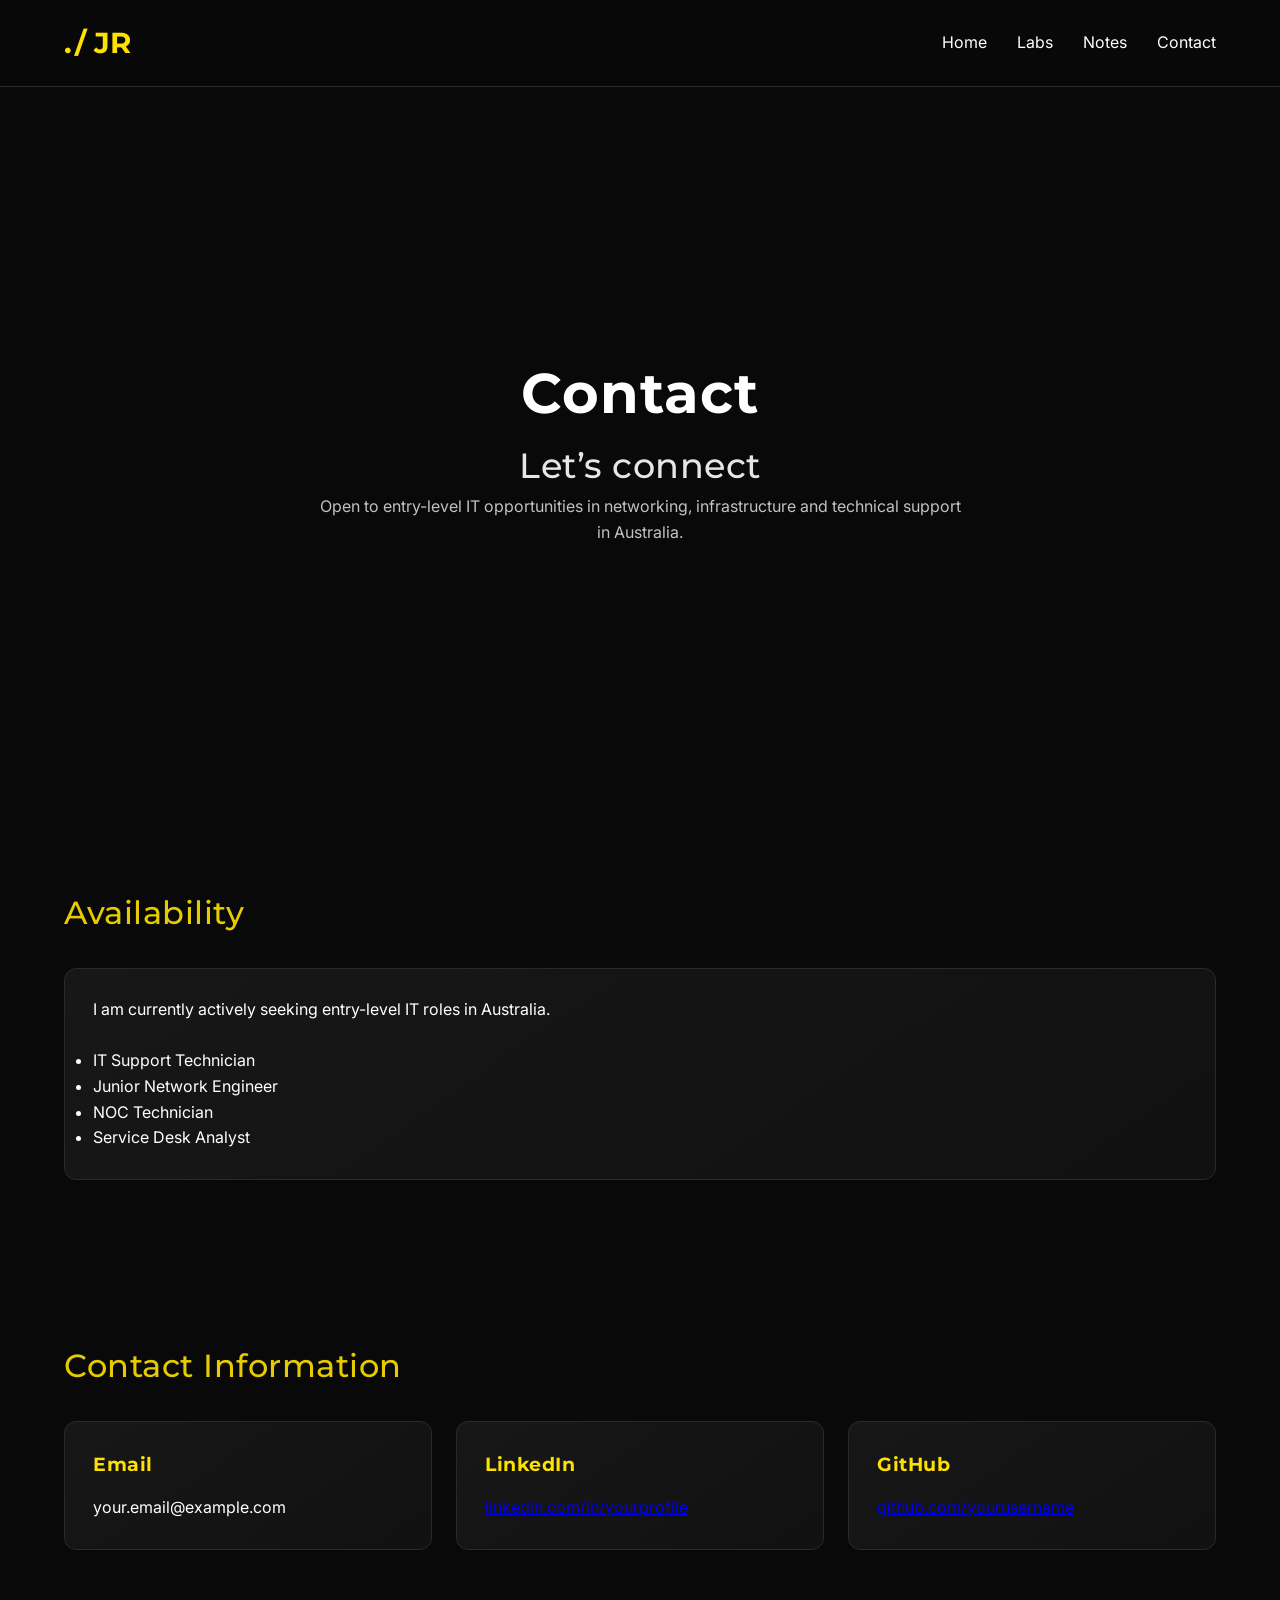
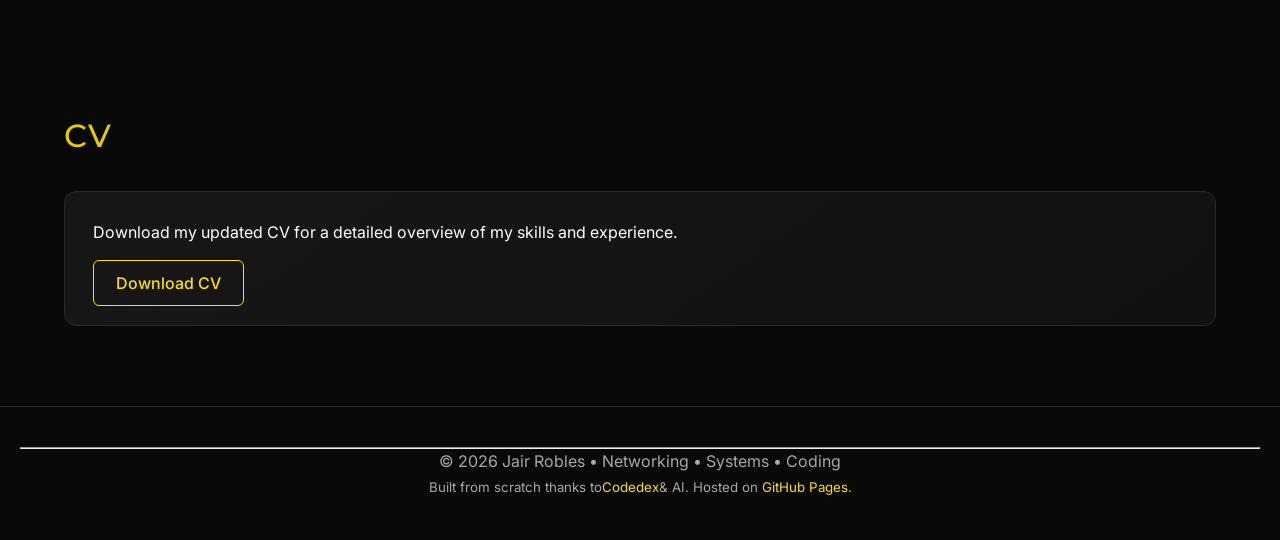
<file: contact copy.html>
<!DOCTYPE html>
<html lang="en">

<head>

    <meta charset="UTF-8">
    <meta name="viewport" content="width=device-width, initial-scale=1.0">

    <title>
        Contact | Jair Robles
    </title>

    <link rel="stylesheet" href="css/style.css">

</head>

<body>

    <!-- NAVBAR -->

    <nav class="navbar">

        <div class="logo">
           ./ JR
        </div>

        <ul class="nav-links">
            <li><a href="index.html">Home</a></li>
            <li><a href="labs.html">Labs</a></li>
            <li><a href="notes.html">Notes</a></li>
            <li><a href="contact.html">Contact</a></li>
        </ul>

    </nav>

    <!-- HERO -->

    <header class="hero">

        <h1>
            Contact
        </h1>

        <h2>
            Let’s connect
        </h2>

        <p>
            Open to entry-level IT opportunities in networking, infrastructure and technical support in Australia.
        </p>

    </header>

    <!-- AVAILABILITY -->

    <section class="container hidden">

        <h2 class="section-title">
            Availability
        </h2>

        <div class="card">

            <p>
                I am currently actively seeking entry-level IT roles in Australia.
            </p>

            <br>

            <ul>
                <li>IT Support Technician</li>
                <li>Junior Network Engineer</li>
                <li>NOC Technician</li>
                <li>Service Desk Analyst</li>
            </ul>

        </div>

    </section>

    <!-- CONTACT INFO -->

    <section class="container hidden">

        <h2 class="section-title">
            Contact Information
        </h2>

        <div class="grid">

            <div class="card">

                <h3>Email</h3>
                <p>your.email@example.com</p>

            </div>

            <div class="card">

                <h3>LinkedIn</h3>
                <p>
                    <a href="https://linkedin.com" target="_blank">
                        linkedin.com/in/yourprofile
                    </a>
                </p>

            </div>

            <div class="card">

                <h3>GitHub</h3>
                <p>
                    <a href="https://github.com" target="_blank">
                        github.com/yourusername
                    </a>
                </p>

            </div>

        </div>

    </section>

    <!-- CV SECTION -->

    <section class="container hidden">

        <h2 class="section-title">
            CV
        </h2>

        <div class="card">

            <p>
                Download my updated CV for a detailed overview of my skills and experience.
            </p>

            <br>

            <a href="files/CV.pdf" class="btn">
                Download CV
            </a>

        </div>

    </section>

    <!-- FOOTER -->

<footer>
    <hr>
    <p>© 2026 Jair Robles • Networking • Systems • Coding</p>
    <p><small>Built from scratch thanks to<a href="https://www.codedex.io/jair-robles" class="my-link" target="_blank">Codedex</a>& AI. Hosted on <a href="https://www.github.com/Pollux1989" class="my-link" target="_blank">GitHub Pages.</a></small></p>
</footer>

    <script src="js/main.js"></script>

</body>

</html>
</file>
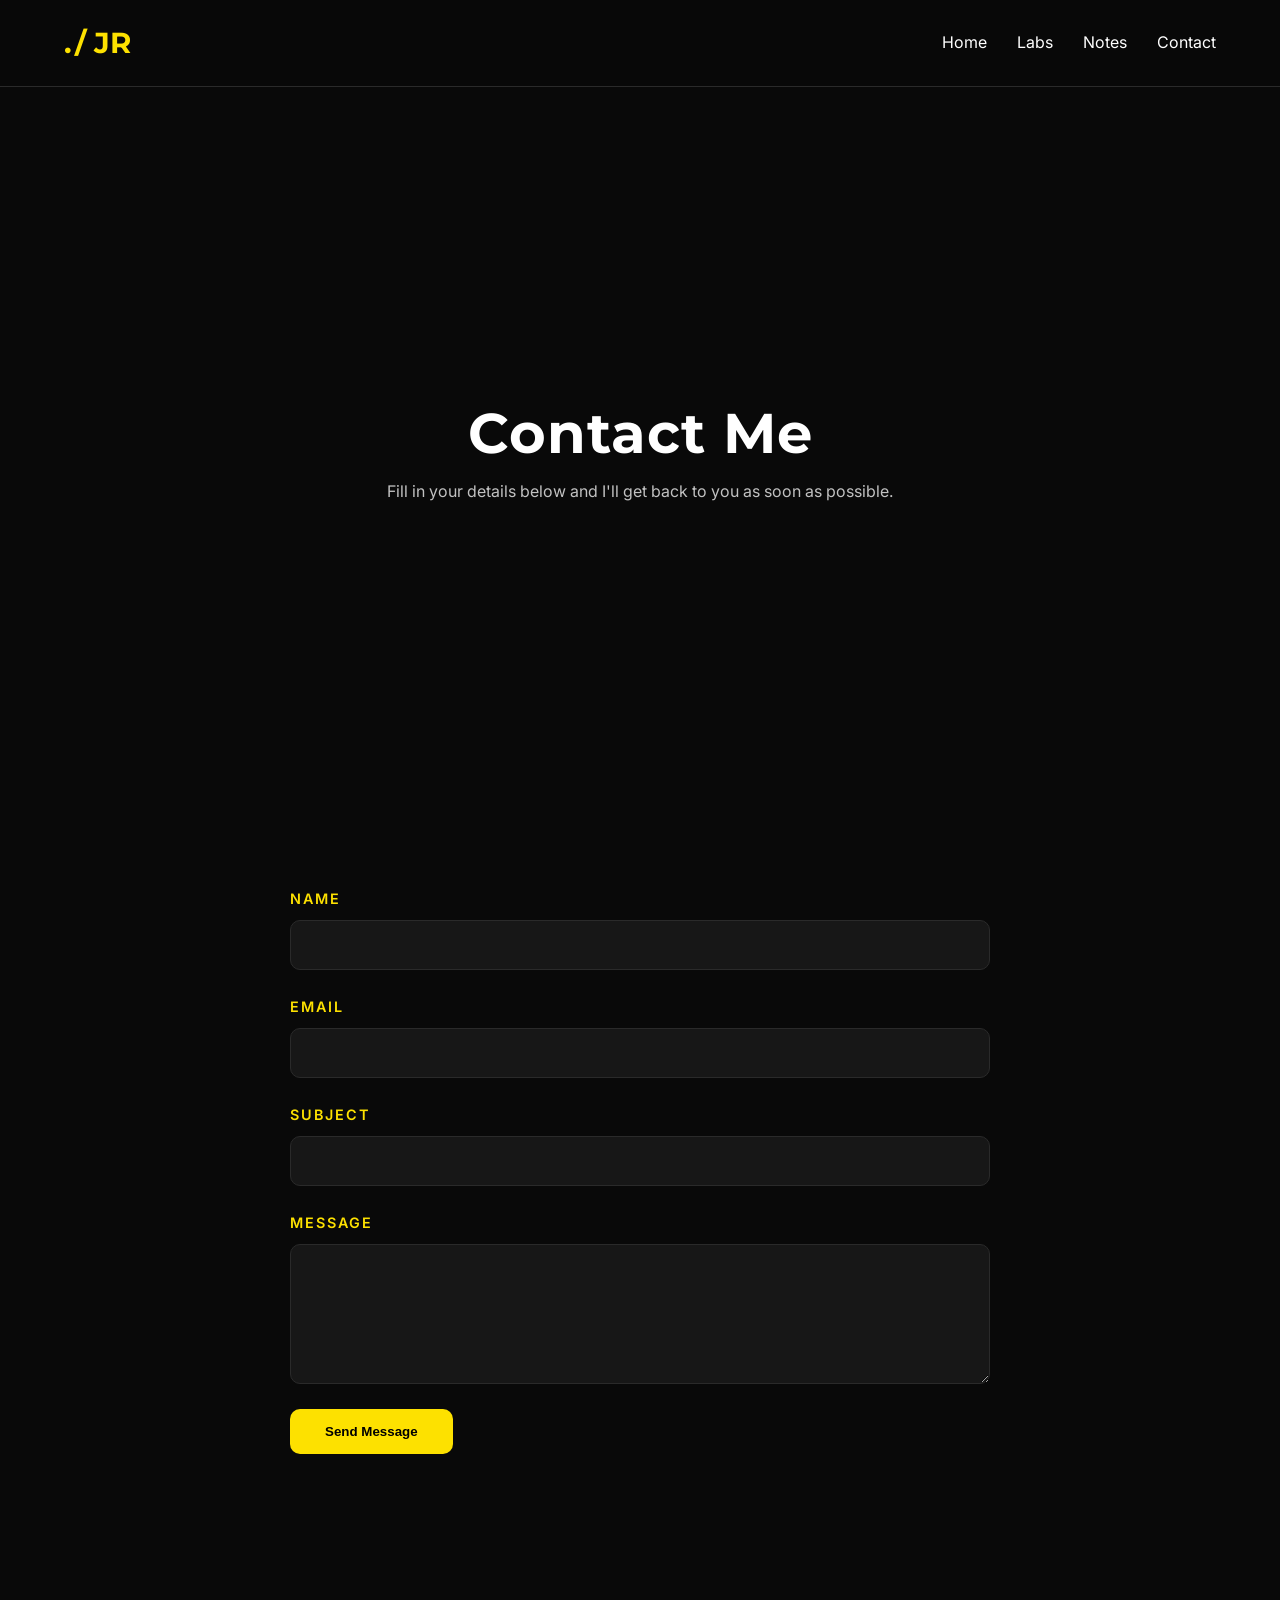
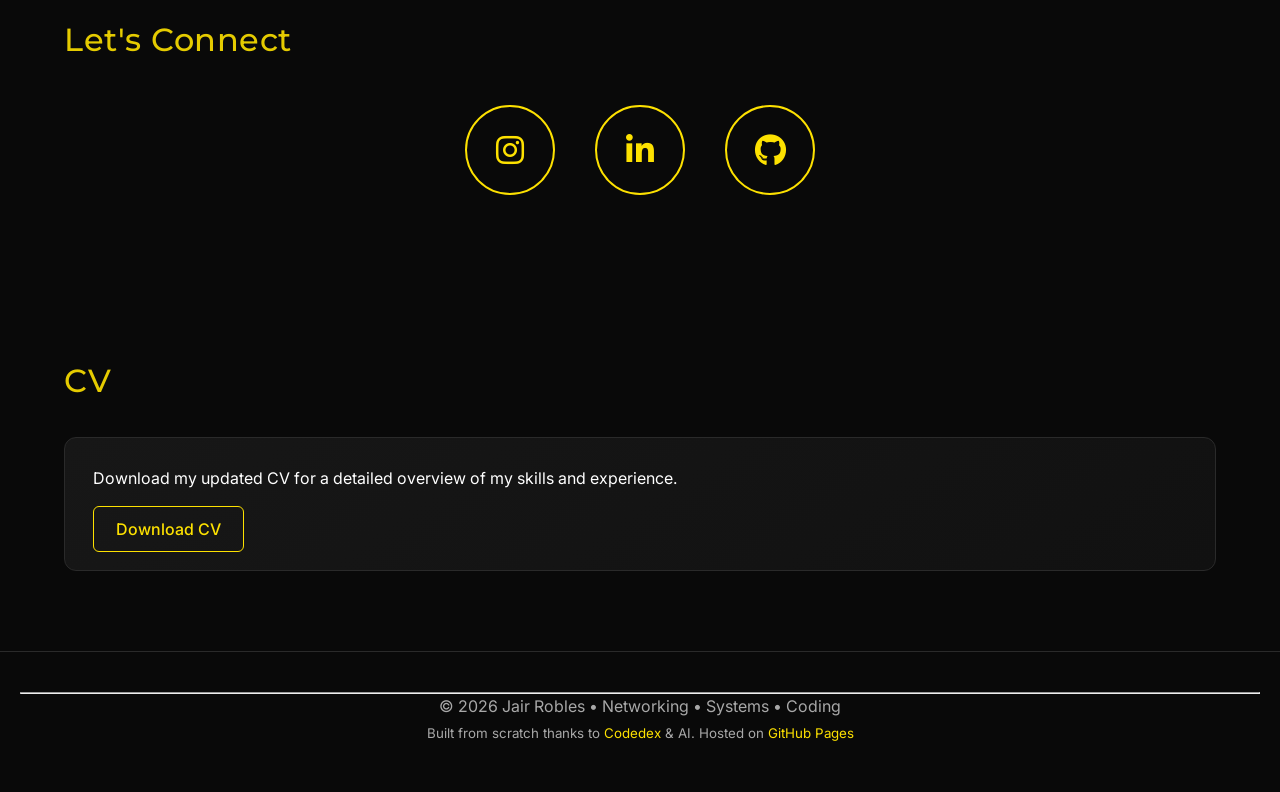
<file: contact.html>
<!DOCTYPE html>
<html lang="en">

<head>

    <meta charset="UTF-8">
    <meta name="viewport" content="width=device-width, initial-scale=1.0">
    <link rel="stylesheet"href="https://cdnjs.cloudflare.com/ajax/libs/font-awesome/6.7.2/css/all.min.css">
    <link rel="icon" type="image/png" sizes="32x32" href="images/favicon.png">
    <link rel="apple-touch-icon" sizes="180x180" href="img/apple-touch-icon.png">
    <title>
        Contact | Jair Robles
    </title>

    <link rel="stylesheet" href="css/style.css">

</head>

<body>

    <!-- NAVBAR -->

    <nav class="navbar">

        <div class="logo">
           ./ JR
        </div>

        <ul class="nav-links">
            <li><a href="index.html">Home</a></li>
            <li><a href="labs.html">Labs</a></li>
            <li><a href="notes.html">Notes</a></li>
            <li><a href="contact.html">Contact</a></li>
        </ul>

    </nav>

    <!-- HERO -->

    <!-- Contact -->
<header class="hero">

    <h1>Contact Me</h1>

    <p>
        Fill in your details below and I'll get back to you as soon as possible.
    </p>

</header>

<section class="section">

    <div class="contact-container">

<form action="https://formspree.io/f/mrewzkno" method="POST">

    <div class="form-group">
        <label>NAME</label>
        <input type="text" name="name" required>
    </div>

    <div class="form-group">
        <label>EMAIL</label>
        <input type="email" name="email" required>
    </div>

    <div class="form-group">
        <label>SUBJECT</label>
        <input type="text" name="subject" required>
    </div>

    <div class="form-group">
        <label>MESSAGE</label>
        <textarea name="message" rows="6" required></textarea>
    </div>

    <!-- Formspree config -->
    <input type="hidden" name="_subject" value="Portfolio Contact Form">

    <input type="hidden"
           name="_redirect"
           value="https://pollux1989.github.io/J-Robles/thanks.html">

    <button type="submit" class="send-btn">
        Send Message
    </button>
    
    <script>
document.querySelector("form").addEventListener("submit", function () {
    setTimeout(function () {
        window.location.href = "thanks.html";
    }, 800);
});
</script>

</form>

    </div>

</section>

    <!-- let's Conect -->

<section class="container hidden">

    <h2 class="section-title">
        Let's Connect
    </h2>

    <div class="social-links">

        <a href="https://instagram.com/jrobles19"
           target="_blank"
           class="social-circle"
           aria-label="Instagram">

            <i class="fa-brands fa-instagram"></i>

        </a>

        <a href="https://linkedin.com/in/jair-r-2895163b5/"
           target="_blank"
           class="social-circle"
           aria-label="LinkedIn">

            <i class="fa-brands fa-linkedin-in"></i>

        </a>

        <a href="https://github.com/Pollux1989"
           target="_blank"
           class="social-circle"
           aria-label="GitHub">

            <i class="fa-brands fa-github"></i>

        </a>

    </div>

</section>

    <!-- CV SECTION -->

    <section class="container hidden">

        <h2 class="section-title">
            CV
        </h2>

        <div class="card">

            <p>
                Download my updated CV for a detailed overview of my skills and experience.
            </p>

            <br>

            <a href="files/CV.pdf" class="btn">
                Download CV
            </a>

        </div>

    </section>

    <!-- FOOTER -->

    <footer>

        <hr>

        <p>
            © 2026 Jair Robles • Networking • Systems • Coding
        </p>

        <p>
            <small>
                Built from scratch thanks to
                <a href="https://www.codedex.io"
                   class="my-link"
                   target="_blank">
                    Codedex
                </a>
                & AI.
                Hosted on
                <a href="https://github.com/Pollux1989"
                   class="my-link"
                   target="_blank">
                    GitHub Pages
                </a>
            </small>
        </p>

    </footer>

    <script src="js/main.js"></script>
    
</body>

</html>
</file>
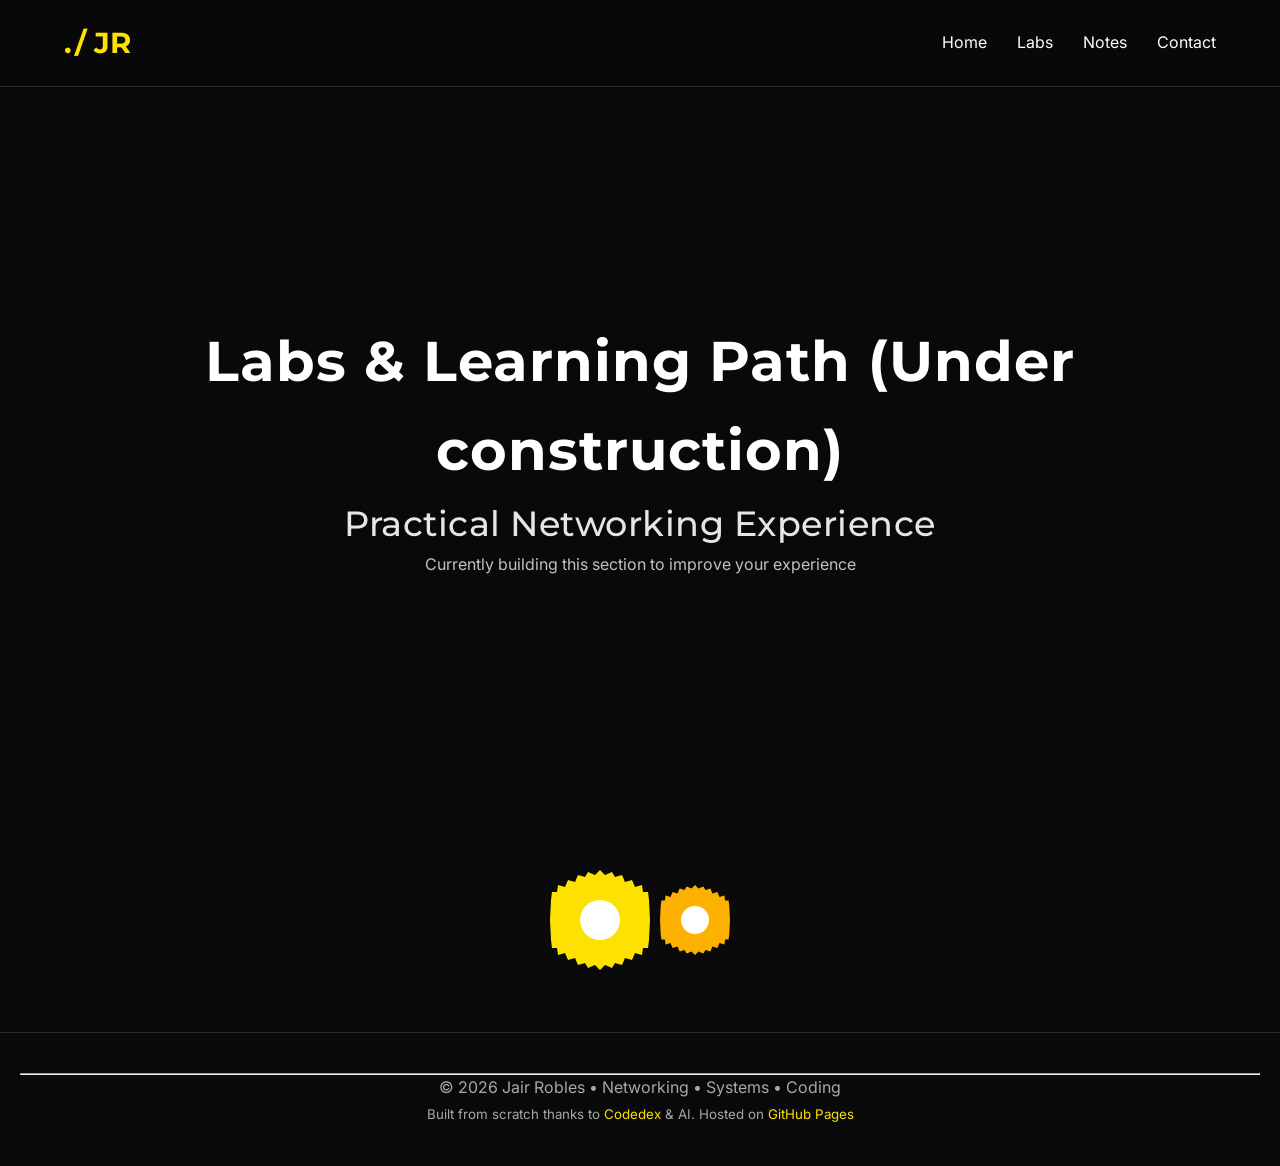
<file: labs.html>
<!DOCTYPE html>
<html lang="en">

<head>

    <meta charset="UTF-8">
    <meta name="viewport" content="width=device-width, initial-scale=1.0">

    <title>Labs | Jair Robles</title>

    <link rel="stylesheet" href="css/style.css">
    <link rel="icon" type="image/png" sizes="32x32" href="images/favicon.png">
    <link rel="apple-touch-icon" sizes="180x180" href="img/apple-touch-icon.png">
    <link rel="stylesheet"
          href="https://cdnjs.cloudflare.com/ajax/libs/font-awesome/6.7.2/css/all.min.css">

</head>

<body>

    <!-- NAVBAR -->

    <nav class="navbar">

        <div class="logo">
            ./ JR
        </div>

        <ul class="nav-links">
            <li><a href="index.html">Home</a></li>
            <li><a href="labs.html">Labs</a></li>
            <li><a href="notes.html">Notes</a></li>
            <li><a href="contact.html">Contact</a></li>
        </ul>

    </nav>

    <!-- HERO -->

    <header class="hero">

        <h1>Labs & Learning Path (Under construction) </h1>

        <h2>Practical Networking Experience</h2>

        <p>
        Currently building this section to improve your experience
        </p>

    </header>

<div class="engranes-container">
  <svg class="engrane-grande" xmlns="http://www.w3.org/2000/svg" viewBox="0 0 100 100">
    <path d="M50 0 L55 5 L62 2 L65 7 L72 5 L75 12 L82 10 L85 17 L92 15 L93 22 L98 22 L99 30 L100 50 L99 70 L98 78 L93 78 L92 85 L85 83 L82 90 L75 88 L72 95 L65 93 L62 98 L55 95 L50 100 L45 95 L38 98 L35 93 L28 95 L25 88 L18 90 L15 83 L8 85 L7 78 L2 78 L1 70 L0 50 L1 30 L2 22 L7 22 L8 15 L15 17 L18 10 L25 12 L28 5 L35 7 L38 2 L45 5 Z" fill="#FDE100" />
    <circle cx="50" cy="50" r="20" fill="#ffffff"/>
  </svg>
  
  <svg class="engrane-chico" xmlns="http://www.w3.org/2000/svg" viewBox="0 0 100 100">
    <path d="M50 0 L55 5 L62 2 L65 7 L72 5 L75 12 L82 10 L85 17 L92 15 L93 22 L98 22 L99 30 L100 50 L99 70 L98 78 L93 78 L92 85 L85 83 L82 90 L75 88 L72 95 L65 93 L62 98 L55 95 L50 100 L45 95 L38 98 L35 93 L28 95 L25 88 L18 90 L15 83 L8 85 L7 78 L2 78 L1 70 L0 50 L1 30 L2 22 L7 22 L8 15 L15 17 L18 10 L25 12 L28 5 L35 7 L38 2 L45 5 Z" fill="#FDB100" />
    <circle cx="50" cy="50" r="20" fill="#ffffff"/>
  </svg>
</div>

<style>
  .engranes-container {
    display: flex;
    justify-content: center;
    align-items: center;
    gap: 10px;
    height: 25vh;
    background-color: #0a0a0a;
  }

  .engrane-grande {
    width: 100px;
    animation: girarDerecha 6s linear infinite;
  }

  .engrane-chico {
    width: 70px;
    animation: girarIzquierda 4s linear infinite;
    transform-origin: 50% 50%;
  }

  @keyframes girarDerecha {
    100% { transform: rotate(360deg); }
  }

  @keyframes girarIzquierda {
    100% { transform: rotate(-360deg); }
  }
</style>

    <!-- LABS 

    <section class="container hidden">

        <h2 class="section-title">
            Labs & Projects
        </h2>

        <div class="carousel-container">

            <button class="carousel-arrow left">
                &#10094;
            </button>

            <div class="carousel-track">

<div class="lab-card"
     data-image="images/tcpip-lab.png"
     data-title="TCP/IP Communication"
     data-tools="Cisco Packet Tracer, ICMP, IPv4"
     data-skills="Ping Testing, Connectivity Troubleshooting"
     data-date="June 2026">

    <h3>TCP/IP Communication</h3>

    <p>
        Connectivity testing using ICMP and troubleshooting tools.
    </p>

    <p class="lab-image-link">
        <i class="fa-solid fa-image"></i>
        View topology
    </p>

</div>

<div class="lab-card"
     data-image="images/tcpip-lab.png"
     data-title="TCP/IP Communication"
     data-tools="Cisco Packet Tracer, ICMP, IPv4"
     data-skills="Ping Testing, Connectivity Troubleshooting"
     data-date="June 2026">

    <h3>TCP/IP Communication</h3>

    <p>
        Connectivity testing using ICMP and troubleshooting tools.
    </p>

    <p class="lab-image-link">
        <i class="fa-solid fa-image"></i>
        View topology
    </p>

</div>

<div class="lab-card"
     data-image="images/tcpip-lab.png"
     data-title="TCP/IP Communication"
     data-tools="Cisco Packet Tracer, ICMP, IPv4"
     data-skills="Ping Testing, Connectivity Troubleshooting"
     data-date="June 2026">

    <h3>TCP/IP Communication</h3>

    <p>
        Connectivity testing using ICMP and troubleshooting tools.
    </p>

    <p class="lab-image-link">
        <i class="fa-solid fa-image"></i>
        View topology
    </p>

</div>

<div class="lab-card"
     data-image="images/tcpip-lab.png"
     data-title="TCP/IP Communication"
     data-tools="Cisco Packet Tracer, ICMP, IPv4"
     data-skills="Ping Testing, Connectivity Troubleshooting"
     data-date="June 2026">

    <h3>TCP/IP Communication</h3>

    <p>
        Connectivity testing using ICMP and troubleshooting tools.
    </p>

    <p class="lab-image-link">
        <i class="fa-solid fa-image"></i>
        View topology
    </p>

</div>

<div class="lab-card"
     data-image="images/tcpip-lab.png"
     data-title="TCP/IP Communication"
     data-tools="Cisco Packet Tracer, ICMP, IPv4"
     data-skills="Ping Testing, Connectivity Troubleshooting"
     data-date="June 2026">

    <h3>TCP/IP Communication</h3>

    <p>
        Connectivity testing using ICMP and troubleshooting tools.
    </p>

    <p class="lab-image-link">
        <i class="fa-solid fa-image"></i>
        View topology
    </p>

</div>

            <button class="carousel-arrow right">
                &#10095;
            </button>

        </div>

    </section>





    <!-- IMAGE MODAL -->

<div id="imageModal" class="modal">

    <div class="modal-card">

        <span class="modal-close">
            &times;
        </span>

        <h2 id="modalTitle"></h2>

        <img
            id="modalImage"
            class="modal-image"
            alt="Lab Screenshot">

        <div class="modal-details">

            <p>
                <strong>Tools:</strong>
                <span id="modalTools"></span>
            </p>

            <p>
                <strong>Skills:</strong>
                <span id="modalSkills"></span>
            </p>

            <p>
                <strong>Date:</strong>
                <span id="modalDate"></span>
            </p>

        </div>

    </div>

</div>

    <!-- FOOTER -->

    <footer>

        <hr>

        <p>
            © 2026 Jair Robles • Networking • Systems • Coding
        </p>

        <p>
            <small>
                Built from scratch thanks to
                <a href="https://www.codedex.io"
                   class="my-link"
                   target="_blank">
                    Codedex
                </a>
                & AI.
                Hosted on
                <a href="https://github.com/Pollux1989"
                   class="my-link"
                   target="_blank">
                    GitHub Pages
                </a>
            </small>
        </p>

    </footer>

    <script src="js/main.js"></script>

</body>

</html>
</file>
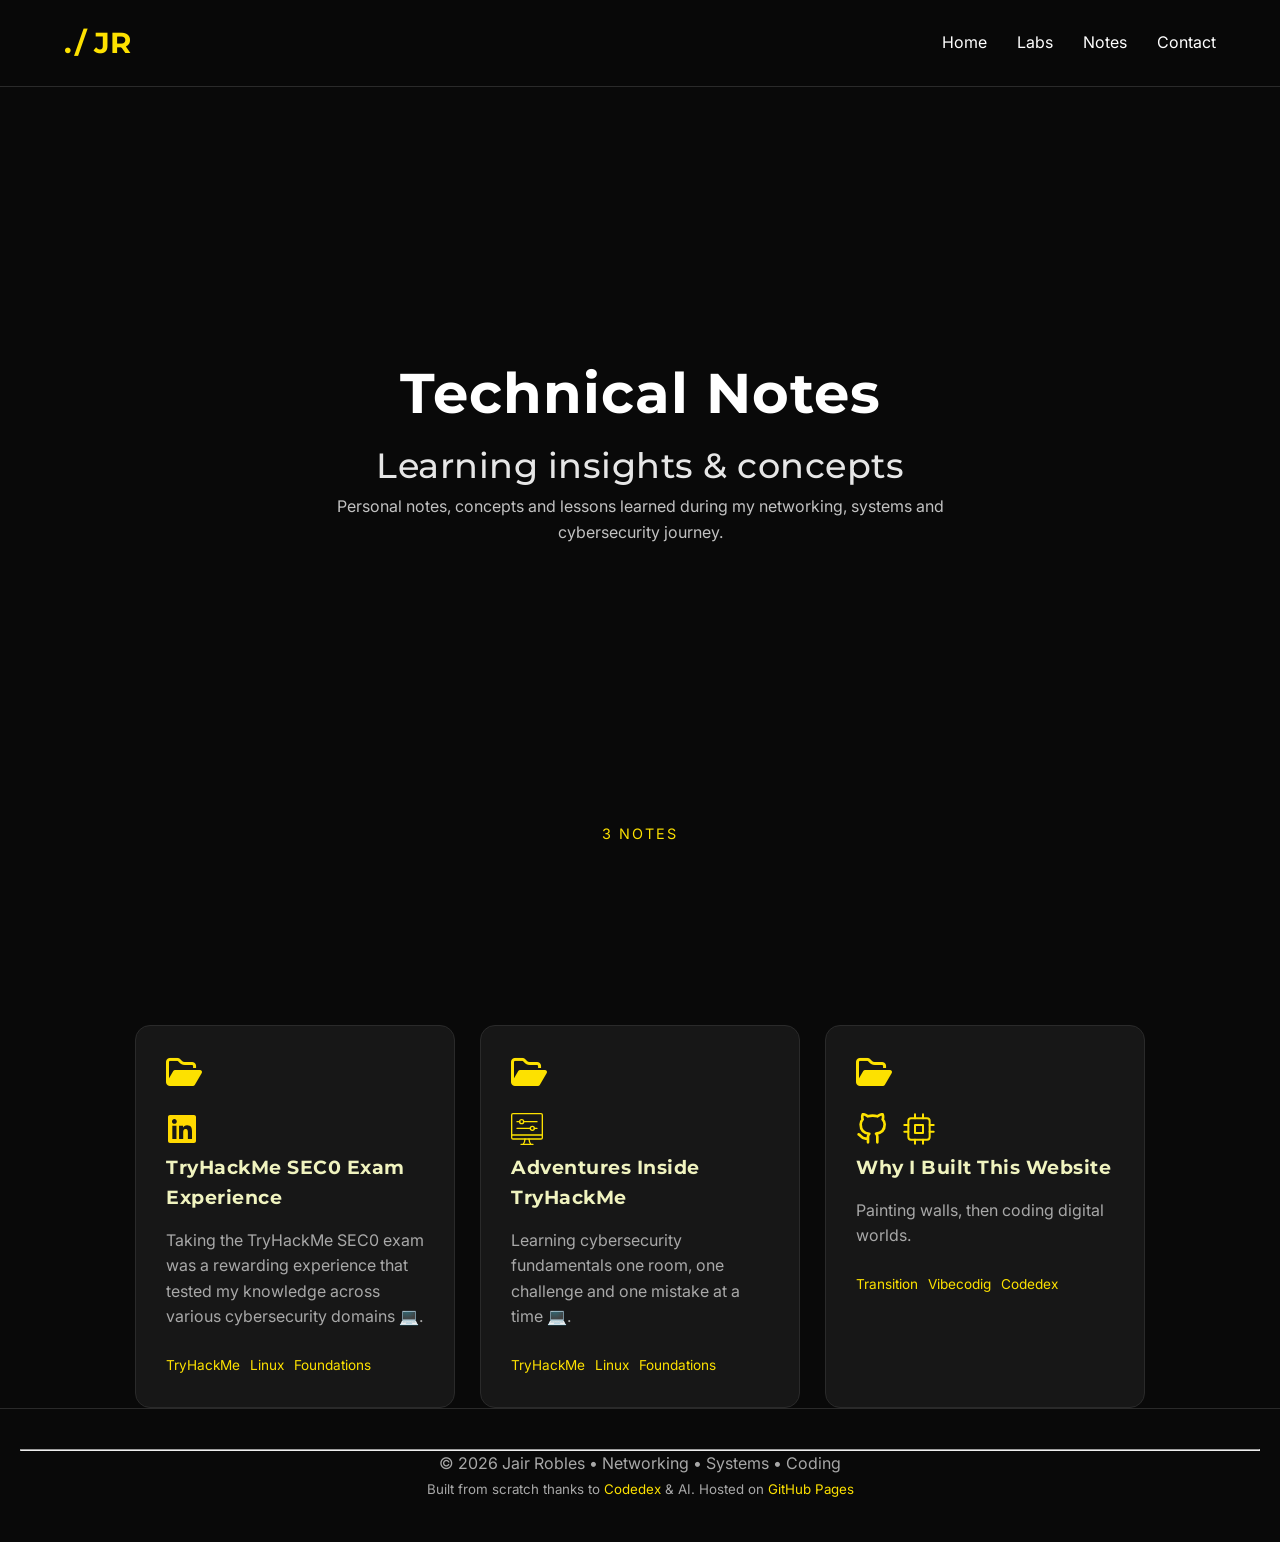
<file: notes.html>
<!DOCTYPE html>
<html lang="en">

<head>
    <meta charset="UTF-8">
    <meta name="viewport" content="width=device-width, initial-scale=1.0">
    <link rel="stylesheet"
href="https://cdnjs.cloudflare.com/ajax/libs/font-awesome/6.7.2/css/all.min.css">
    <link rel="icon" type="image/png" sizes="32x32" href="images/favicon.png">
    <link rel="apple-touch-icon" sizes="180x180" href="img/apple-touch-icon.png">
    <title>
        Notes | Jair Robles
    </title>

    <link rel="stylesheet" href="css/style.css">

</head>

<body>

    <!-- NAVBAR -->

    <nav class="navbar">

        <div class="logo">
            ./ JR
        </div>

        <ul class="nav-links">
            <li><a href="index.html">Home</a></li>
            <li><a href="labs.html">Labs</a></li>
            <li><a href="notes.html">Notes</a></li>
            <li><a href="contact.html">Contact</a></li>
        </ul>

    </nav>

    <!-- HERO -->

    <header class="hero">

        <h1>
            Technical Notes
        </h1>

        <h2>
            Learning insights & concepts
        </h2>

        <p>
        Personal notes, concepts and lessons learned
        during my networking, systems and cybersecurity journey.
        </p>

    </header>

    <!-- CATEGORIES 

    <section class="container hidden">

        <h2 class="section-title">
            Categories
        </h2>

        <div class="grid">

            <div class="card">
                <h3>Networking</h3>
                <p>TCP/IP, Routing, Switching, VLANs</p>
            </div>

            <div class="card">
                <h3>Systems</h3>
                <p>Linux, Windows Server</p>
            </div>

            <div class="card">
                <h3>Services</h3>
                <p>DNS, DHCP, VPN</p>
            </div>

            <div class="card">
                <h3>Security</h3>
                <p>Basic cybersecurity concepts</p>
            </div>

        </div>

    </section>
-->

    <!-- NOTES -->



<div class="notes-stats">
    <span>3 Notes</span>
</div>

<section class="notes-section hidden"></section>
    <div class="notes-grid">

                <!-- NOTE -->

<article class="note-card"
    data-title=" TryHackMe SEC0 Exam"

    data-content="

    <code> by Jair Robles </code>
On July 11, 2026, I took the TryHackMe SEC0 certification exam. The exam consists of six sections, with 45 minutes allotted for each, and a total of 10 questions per section. Overall,
I found the exam highly intuitive and absolutely perfect for anyone currently in the initial stages of entering the IT and cybersecurity field.
I am pleased to share that my strongest areas were Network Fundamentals, Operating Systems, Software Basics, and How the Web Works, where I achieved a 90% score. 
My prior experience in other environments definitely came in handy, making it much easier to tackle several questions related to programming languages like Python and JavaScript.
On the other hand, my scores for Attacks & Defense and Computer Fundamentals hovered around 60%.
I view this as a fantastic opportunity to focus, improve, and dive deeper into these specific areas.

This is just the beginning, and I will keep working hard every day to level up my skills!


">
    <div class="note-top">
        <i class="fa-regular fa-folder-open folder-icon"></i>
        
    </div>

    <div class="project-links"> 
        
<a 
    href="https://www.linkedin.com/posts/ugcPost-7481511903903522817-Cthb/?utm_source=share&utm_medium=member_desktop&rcm=ACoAAGVYhwkBholNNjH9weg42m8rv9lpqRisAoI" 
    aria-label="LinkedIn" 
    class="external" 
    target="_blank" 
    rel="noopener noreferrer"
    >
<svg xmlns="http://www.w3.org/2000/svg" viewBox="0 0 448 512">
    <!--!Font Awesome Free 6.5.1 by @fontawesome - https://fontawesome.com License - https://fontawesome.com/license/free Copyright 2024 Fonticons, Inc.-->
<path d="M416 32H31.9C14.3 32 0 46.5 0 64.3v383.4C0 465.5 14.3 480 31.9 480H416c17.6 0 32-14.5 32-32.3V64.3c0-17.8-14.4-32.3-32-32.3zM135.4 416H69V202.2h66.5V416zm-33.2-243c-21.3 0-38.5-17.3-38.5-38.5S80.9 96 102.2 96c21.2 0 38.5 17.3 38.5 38.5 0 21.3-17.2 38.5-38.5 38.5zm282.1 243h-66.4V312c0-24.8-.5-56.7-34.5-56.7-34.6 0-39.9 27-39.9 54.9V416h-66.4V202.2h63.7v29.2h.9c8.9-16.8 30.6-34.5 62.9-34.5 67.2 0 79.7 44.3 79.7 101.9V416z" fill="#ffd900">
</path>
</svg>

</a>
</div>

    <h3>TryHackMe SEC0 Exam Experience</h3>

    <p>
        Taking the TryHackMe SEC0 exam was a rewarding experience that tested my knowledge across various cybersecurity domains 💻.
    </p>

    <ul class="note-tags">
        <li>TryHackMe</li>
        <li>Linux</li>
        <li>Foundations</li>
    </ul>

</article>
        
        <!-- NOTE -->

<article class="note-card"
    data-title=" Learning Cybersecurity One Room at a Time"

    data-content="

    <code> by Jair Robles </code>
Getting started in the world of networking and cybersecurity often feels like entering a jungle filled with endless information,
countless certifications, YouTube gurus, and enough learning paths to keep you busy for the next twenty years. 
The difficult part is not finding information it is filtering it wisely and choosing what actually matches your learning style.

Somewhere along that journey, I discovered both TryHackMe and Hack The Box.

After reading reviews, watching content creators, and listening to people working in IT and cybersecurity, I decided to start with TryHackMe. 
The price, flexibility, and learning paths made perfect sense for someone like me. 
Their structured approach is especially friendly for beginners, or as I like to call myself, a proud cybersecurity noob.

One of the first lessons came before I even started hacking anything. Linux quickly became essential for many of the exercises, 
so I installed Kali Linux inside a VMware virtual machine on my Windows laptop. 
While this worked, my computer was not particularly happy about sharing its resources.

Eventually, I decided to dedicate an entire machine to Linux. Looking back, that was probably one of the best decisions I made. 
Simply setting up Kali Linux taught me valuable lessons about virtual machines, hardware resources, 
and system performance before I had even completed my first room.

Once I became comfortable with my Linux machine, I completed the Pre Security learning path. 
This pathway provides an excellent introduction to cybersecurity roles, web technologies, DNS, HTTP, operating systems, basic programming concepts, 
and even some Python, JavaScript, and databases (SQL).

Alongside the learning paths, TryHackMe offers various rooms and Capture The Flag challenges that can be filtered according to your skill level. 
Some rooms make you feel like a cybersecurity expert for about five minutes, while others remind you that Google, documentation, 
and patience are still your best friends.

For now, my next goal is to continue progressing through the learning paths and complete the Cyber Security 101 certification (SEC1). 
The certificate becomes available after finishing the entire path and passing the final exam.

Hopefully, by the time I reach that point, I will have learned a lot more than just finding flags.

Wish me luck.


">


    <div class="note-top">
        <i class="fa-regular fa-folder-open folder-icon"></i>
        
    </div>

    <div class="project-links"> 
        

  <a 
    href="https://tryhackme.com/hacktivities" 
    aria-label="External Link" 
    class="external" 
    target="_blank" 
    rel="noopener noreferrer"
  >
<svg xmlns="http://www.w3.org/2000/svg" viewBox="0 0 24 24" id="Settings-Slider-Desktop-Horizontal--Streamline-Ultimate" height="24" width="24">
  <desc>
    Settings Slider Desktop Horizontal Streamline Icon: https://streamlinehq.com
  </desc>
  <title>settings-slider-desktop-horizontal</title>
  <path d="M6.5 6.501a1.5 1.5 0 1 0 3 0 1.5 1.5 0 1 0 -3 0" fill="none" stroke="#FDE100" stroke-linecap="round" stroke-linejoin="round" stroke-width="1"></path>
  <path d="M14.5 11.501a1.5 1.5 0 1 0 3 0 1.5 1.5 0 1 0 -3 0" fill="none" stroke="#FDE100" stroke-linecap="round" stroke-linejoin="round" stroke-width="1"></path>
  <path d="m4.5 6.501 2 0" fill="none" stroke="#FDE100" stroke-linecap="round" stroke-linejoin="round" stroke-width="1"></path>
  <path d="m9.5 6.501 10 0" fill="none" stroke="#FDE100" stroke-linecap="round" stroke-linejoin="round" stroke-width="1"></path>
  <path d="M9.138 23.5a7.486 7.486 0 0 0 1.362 -4" fill="none" stroke="#FDE100" stroke-linecap="round" stroke-linejoin="round" stroke-width="1"></path>
  <path d="M14.862 23.5a7.486 7.486 0 0 1 -1.362 -4" fill="none" stroke="#FDE100" stroke-linecap="round" stroke-linejoin="round" stroke-width="1"></path>
  <path d="m7.5 23.501 9 0" fill="none" stroke="#FDE100" stroke-linecap="round" stroke-linejoin="round" stroke-width="1"></path>
  <path d="m0.5 16.501 23 0" fill="none" stroke="#FDE100" stroke-linecap="round" stroke-linejoin="round" stroke-width="1"></path>
  <path d="M1.5 0.501h21s1 0 1 1v17s0 1 -1 1h-21s-1 0 -1 -1v-17s0 -1 1 -1" fill="none" stroke="#FDE100" stroke-linecap="round" stroke-linejoin="round" stroke-width="1"></path>
  <path d="m14.5 11.501 -10 0" fill="none" stroke="#FDE100" stroke-linecap="round" stroke-linejoin="round" stroke-width="1"></path>
  <path d="m17.5 11.501 2 0" fill="none" stroke="#FDE100" stroke-linecap="round" stroke-linejoin="round" stroke-width="1"></path>
</svg>
  </a>
</div>

    <h3>Adventures Inside TryHackMe</h3>

    <p>
        Learning cybersecurity fundamentals one room, one challenge and one mistake at a time 💻.
    </p>

    <ul class="note-tags">
        <li>TryHackMe</li>
        <li>Linux</li>
        <li>Foundations</li>
    </ul>

</article>
    
        <!-- NOTE -->   

<article class="note-card"
    data-title=" And Why I’m Not Reinventing the Wheel"

    data-content="

    <code> by Jair Robles </code>
Before diving into the technical logs, I wanted to share the story behind this site. It’s actually my very first 'learning note'.

I’m not your typical full-time IT professional. During the day, I work as a painter and construction worker here in Australia.But in my spare time? 
I’m a self student of the digital world—diving deep into English, code, and cybersecurity.

For years, I’ve watched hundreds of videos on how to break into the tech industry. The advice is always the same: 'Build a website and show your talent.' 
My background? Over a decade ago, back in Colombia, I did some basic software testing, which was my first brush with the front end. But real coding?.
That’s something I started teaching myself only recently, right here in Australia.

The pace of technological advancement is overwhelming, yet it’s the most exciting thing I’ve ever experienced. 
Two years ago, I stumbled upon a course on Codedex. It was intuitive, fun, and exactly what I needed to get moving. 
With that foundation and the help of modern AI tools, I started building this space.

I’ve learned to treat AI prompts like LEGO bricks piecing them together, refining them, and molding them until they work. 
For a 37 year old construction worker, seeing a vision come to life on a screen is nothing short of beautiful. 
Sure, the AI doesn’t always get it right on the first try, maybe my prompting skills are a work in progress, 
haha, but I love the process of digging into the code, researching, and troubleshooting until it clicks.

I recently learned that this practice is called 'vibe coding'. Well, if I’m vibecoding, I’m okay with that!

I know this site isn't the most sophisticated piece of software. It lacks the complex frameworks, heavy optimizations,
and 'SEO first' strategies that the pros talk about in their Zoom calls and Slack channels. But that’s okay. 
I built this with love, one trial and-error session at a time.

Maybe in a few months, I’ll be the one in those virtual meetings, collaborating with a team to solve a real-world problem. 
Who knows? For now, I’ll keep using brushes, paint, and ladders to bring homes to life. 
But I’m looking forward to the day when I trade the ladder for a Linux terminal and the paint cans for Hex, RGB, and RGBA codes.

I’m just getting started. Thanks for being part of the journey.

">


    <div class="note-top">
        <i class="fa-regular fa-folder-open folder-icon"></i>
        
    </div>

    <div class="project-links"> 
        
  <a 
    href="https://github.com/Pollux1989/portal_core_v2" 
    aria-label="GitHub Link" 
    target="_blank" 
    rel="noopener noreferrer"
  >
    <svg xmlns="http://www.w3.org/2000/svg" role="img" viewBox="0 0 24 24" fill="none" stroke="currentColor" stroke-width="2" stroke-linecap="round" stroke-linejoin="round" class="feather feather-github">
      <title>GitHub</title>
      <path d="M9 19c-5 1.5-5-2.5-7-3m14 6v-3.87a3.37 3.37 0 0 0-.94-2.61c3.14-.35 6.44-1.54 6.44-7A5.44 5.44 0 0 0 20 4.77 5.07 5.07 0 0 0 19.91 1S18.73.65 16 2.48a13.38 13.38 0 0 0-7 0C6.27.65 5.09 1 5.09 1A5.07 5.07 0 0 0 5 4.77a5.44 5.44 0 0 0-1.5 3.78c0 5.42 3.3 6.61 6.44 7A3.37 3.37 0 0 0 9 18.13V22"></path>
    </svg>
  </a>

  <a 
    href="https://clutch.co/resources/vibe-coding-pros-cons" 
    aria-label="External Link" 
    class="external" 
    target="_blank" 
    rel="noopener noreferrer"
  >
<svg xmlns="http://www.w3.org/2000/svg" width="20" height="20" viewBox="0 0 24 24" fill="none" stroke="currentColor" stroke-width="1.5" stroke-linecap="round" stroke-linejoin="round">
    <rect x="4" y="4" width="16" height="16" rx="2" ry="2">

    </rect>
    <rect x="9" y="9" width="6" height="6">

    </rect><line x1="9" y1="1" x2="9" y2="4"></line><line x1="15" y1="1" x2="15" y2="4"></line><line x1="9" y1="20" x2="9" y2="23"></line><line x1="15" y1="20" x2="15" y2="23"></line><line x1="20" y1="9" x2="23" y2="9">

    </line><line x1="20" y1="14" x2="23" y2="14"></line><line x1="1" y1="9" x2="4" y2="9"></line><line x1="1" y1="14" x2="4" y2="14"></line>
</svg>
  </a>
</div>

    <h3>Why I Built This Website</h3>

    <p>
        Painting walls, then coding digital worlds.
    </p>

    <ul class="note-tags">
        <li>Transition</li>
        <li>Vibecodig</li>
        <li>Codedex</li>
    </ul>

</article>

        <!-- NOTE -->



    </div>

</section>


  <!-- NOTE MODAL -->

<div id="noteModal" class="note-modal">
    <div class="note-modal-content">
        <button class="note-close">&times;</button>
        <h2 id="noteTitle"></h2>
        <p id="noteText"></p>
    </div>
</div>


    <!-- FOOTER -->

    <footer>

        <hr>

        <p>
            © 2026 Jair Robles • Networking • Systems • Coding
        </p>

        <p>
            <small>
                Built from scratch thanks to
                <a href="https://www.codedex.io"
                   class="my-link"
                   target="_blank">
                    Codedex
                </a>
                & AI.
                Hosted on
                <a href="https://github.com/Pollux1989"
                   class="my-link"
                   target="_blank">
                    GitHub Pages
                </a>
            </small>
        </p>

    </footer>

    <script src="js/main.js"></script>

</body>

</html>
</file>
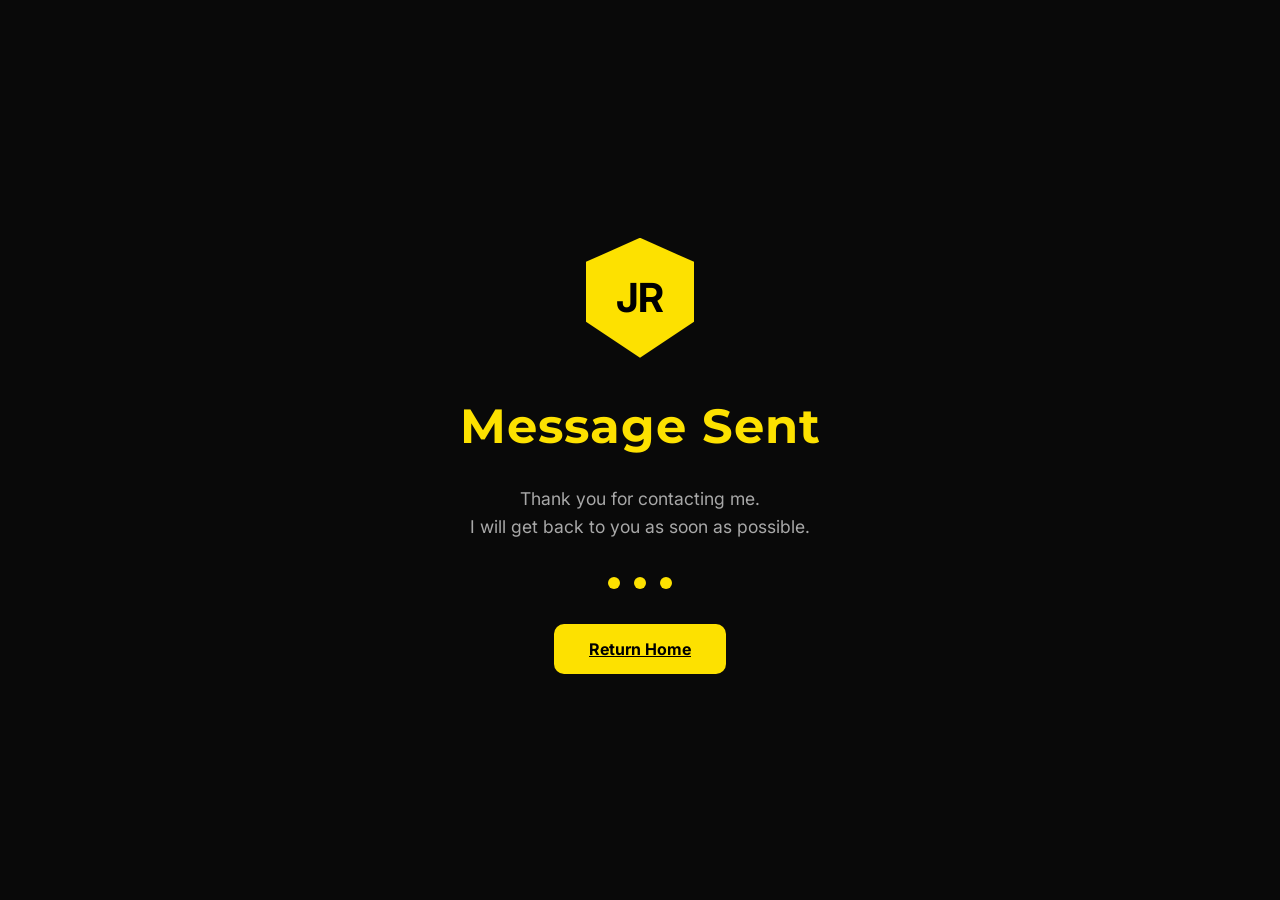
<file: thanks.html>
<!DOCTYPE html>
<html lang="en">
<head>
    <meta charset="UTF-8">
    <meta name="viewport" content="width=device-width, initial-scale=1.0">
    <title>Message Sent | Jair Robles</title>
    <link rel="stylesheet" href="css/style.css">
    <link rel="icon" type="image/png" sizes="32x32" href="images/favicon.png">
    <link rel="apple-touch-icon" sizes="180x180" href="img/apple-touch-icon.png">
</head>

<body class="thanks-page">

    <div class="thanks-container">

        <div class="shield-container">
            <div class="shield">
                JR
            </div>
        </div>

        <h1>Message Sent</h1>

        <p>
            Thank you for contacting me.<br>
            I will get back to you as soon as possible.
        </p>

        <div class="loading-dots">
            <span></span>
            <span></span>
            <span></span>
        </div>

        <a href="index.html" class="send-btn">
            Return Home
        </a>

    </div>

</body>
</html>
</file>
<file: css/style.css>
/* ===========================
   GOOGLE FONTS
=========================== */
@import url('https://fonts.googleapis.com/css2?family=Inter:wght@300;400;500;600&family=Montserrat:wght@500;700&display=swap');

/* ===========================
   VARIABLES
=========================== */
:root {
    --bg: #090909;
    --card: #171717;
    --yellow: #FDE100;
    --yellow-soft: #ffd900;
    --text: #ffffff;
    --muted: #A8A8A8;
    --border: #2A2A2A;

    --font-heading: 'Montserrat', sans-serif;
    --font-body: 'Inter', sans-serif;

    --transition: 0.3s ease;
}

/* ===========================
   RESET
=========================== */
* {
    margin: 0;
    padding: 0;
    box-sizing: border-box;
}

html {
    scroll-behavior: smooth;
}

body {
    background: var(--bg);
    color: var(--text);
    font-family: var(--font-body);
    line-height: 1.6;
    font-size: 16px;
    -webkit-font-smoothing: antialiased;
    text-rendering: optimizeLegibility;
}

/* ===========================
   TYPOGRAPHY
=========================== */
h1, h2, h3 {
    font-family: var(--font-heading);
    letter-spacing: 0.5px;
}

h1 {
    font-size: clamp(2.2rem, 5vw, 3.5rem);
    font-weight: 700;
    letter-spacing: 1px;
    animation: colorchange 6s ease-in-out infinite;
}

h2 {
    font-size: clamp(1.6rem, 3vw, 2.2rem);
    font-weight: 500;
    opacity: 0.9;
}

/* ===========================
   CONTAINER & SECTIONS
=========================== */
.container {
    width: 90%;
    max-width: 1200px;
    margin: auto;
}

section {
    padding: 80px 0;
}

.section-title {
    font-size: 2rem;
    margin-bottom: 30px;
    font-family: var(--font-heading);
    color: var(--yellow);
}

/* ===========================
   NAVBAR
=========================== */
.navbar {
    transition: background var(--transition);
    position: sticky;
    top: 0;
    z-index: 1000;
    background: rgba(9, 9, 9, 0.85);
    backdrop-filter: blur(12px);
    border-bottom: 1px solid var(--border);
    display: flex;
    justify-content: space-between;
    align-items: center;
    padding: 20px 5%;
}

.navbar:hover {
    background: rgba(9,9,9,0.98);
}

.logo {
    color: var(--yellow);
    font-size: 1.8rem;
    font-weight: 700;
    font-family: var(--font-heading);
    font-weight: bold;
    animation: colorchange 6s ease-in-out infinite;
}

@keyframes colorchange {
 0% {
    color: hsl(64, 94%, 49%);
  }
  25% {
    color: hsl(135, 29%, 97%); 
  }
  50% {
    color: hsla(64, 93%, 49%, 0.856); 
  }
  75% {
    color: #f5f5f2; 
  }
  100% {
    color: #d7ee05; 
  }
}

.nav-links {
    display: flex;
    list-style: none;
    gap: 30px;
}

.nav-links a {
    color: var(--text);
    text-decoration: none;
    transition: var(--transition);
    position: relative;
}

.nav-links a:hover {
    color: var(--yellow);
}

.nav-links a::after {
    content: "";
    position: absolute;
    left: 0;
    bottom: -4px;
    width: 0%;
    height: 1px;
    background: var(--yellow);
    transition: var(--transition);
}

.nav-links a:hover::after {
    width: 100%;
}

/* ===========================
   HERO
=========================== */
.hero {
    min-height: 80vh;
    display: flex;
    flex-direction: column;
    justify-content: center;
    align-items: center;
    text-align: center;
    padding: 80px 20px;
}

.hero p {
    opacity: 0.75;
    max-width: 650px;
}

/* ===========================
   BUTTONS
=========================== */
.btn-group {
    margin-top: 30px;
    display: flex;
    gap: 20px;
}

.btn {
    padding: 12px 22px;
    border: 1px solid var(--yellow);
    color: var(--yellow);
    text-decoration: none;
    border-radius: 6px;
    transition: all 0.25s ease;
    font-weight: 500;
}

.btn:hover {
    background: var(--yellow);
    color: #000;
    transform: translateY(-2px);
    box-shadow: 0 8px 20px rgba(253,225,0,0.15);
}
/* ===========================
   LINKS
=========================== */
.my-link {
    color: var(--yellow);
    text-decoration: none;
    transition: var(--transition);
    position: relative;
}  

/* ===========================
   GRID & CARDS
=========================== */
.grid {
    display: grid;
    gap: 24px;
    grid-template-columns: repeat(auto-fit, minmax(260px, 1fr));
}

.card {
    background: linear-gradient(145deg, #171717, #111111);
    border: 1px solid var(--border);
    border-radius: 12px;
    padding: 28px;
    transition: all 0.3s ease;
    text-align: justify;
    hyphens: auto;
    text-wrap: pretty;
   


}

.card:hover {
    transform: translateY(-6px);
    border-color: var(--yellow);
    box-shadow: 0 10px 30px rgba(0,0,0,0.4);
}

.card h3 {
    color: var(--yellow);
    margin-bottom: 15px;
}

/* ===========================
   LAB IMAGES
=========================== */
.lab-image {
    width: 100%;
    border-radius: 8px;
    margin-top: 20px;
    cursor: pointer;
    transition: var(--transition);
}

.lab-image:hover {
    transform: scale(1.02);
}

.lab-image-link {
    margin-top: 15px;
    color: var(--yellow);
    font-size: 0.9rem;
    opacity: 0.8;
}

.lab-image-link i {
    margin-right: 8px;
}
/* ==========================
   LABS CAROUSEL
========================== */

.carousel-container {
    position: relative;
    width: 100%;
    overflow: hidden;
    padding: 0 40px;
}

.carousel-track {
    display: flex;
    gap: 20px;

    overflow-x: auto;

    scroll-behavior: smooth;

    scrollbar-width: none;

    scroll-snap-type: x mandatory;
}

.carousel-track::-webkit-scrollbar {
    display: none;
}

.lab-card {

    flex: 0 0 320px;
    scroll-snap-align: center;
    background: var(--card);
    border: 1px solid var(--border);
    border-radius: 15px;
    padding: 30px;
    cursor: pointer;
    transition: 0.3s;
    text-align: justify;
    width: 320px;   max-width: 100%;
    box-sizing: border-box;
    word-wrap: break-word;
    overflow-wrap: break-word;
}

.lab-card:hover {
    border-color: var(--yellow);
    transform: translateY(-5px);
}

/* FLECHAS */

.carousel-arrow {

    position: absolute;

    top: 50%;

    transform: translateY(-50%);

    border: none;

    background: transparent;

    color: rgba(253,225,0,0.6);

    font-size: 3rem;

    cursor: pointer;

    z-index: 100;
}

.carousel-arrow:hover {
    color: var(--yellow);
    transform: translateY(-50%) scale(1.2);
}

.carousel-arrow.left {
    left: 5px;
}

.carousel-arrow.right {
    right: 5px;
}
/* ===========================
   FOOTER
=========================== */
footer {
    border-top: 1px solid var(--border);
    padding: 40px 20px;
    text-align: center;
    color: var(--muted);
}

/* ===========================
   ANIMATIONS & LOADER
=========================== */
.hidden {
    opacity: 0;
    transform: translateY(25px);
    transition: all 0.8s ease;
}

.show {
    opacity: 1;
    transform: translateY(0);
}

#loader {
    position: fixed;
    inset: 0;
    background: var(--bg);
    display: flex;
    justify-content: center;
    align-items: center;
    z-index: 9999;
}

#loader svg {
    width: 140px;
}

.shield1 {
    fill: none;
    stroke: var(--yellow);
    stroke-width: 2;

    stroke-dasharray: 400;
    stroke-dashoffset: 400;

    animation: drawShield 2s ease forwards;
}
@keyframes drawShield {
    to {
        stroke-dashoffset: 0;
    }
}

.shield-text {
    fill: var(--yellow);
    font-family: var(--font-heading);
    font-size: 18px;
    font-weight: 700;

    opacity: 0;

    animation: fadeJR 1s ease forwards;
    animation-delay: 1.2s;
}

@keyframes fadeJR {
    to {
        opacity: 1;
    }
}

.loader-svg:hover .shield {
    filter: drop-shadow(0 0 10px rgba(253,225,0,0.6));
}


@keyframes draw {
    to { stroke-dashoffset: 0; }
}

/* ===========================
   MODAL
=========================== */
.modal {
    display: none;
    position: fixed;
    inset: 0;
    background: rgba(0,0,0,0.95);
    z-index: 9999;
    justify-content: center;
    align-items: center;
}

.modal-content {
    max-width: 90%;
    max-height: 90vh;
    border: 2px solid var(--yellow);
    border-radius: 10px;
}

.close {
    position: absolute;
    top: 30px;
    right: 40px;
    color: white;
    font-size: 40px;
    cursor: pointer;
}

.modal-card {
    background: #111;
    padding: 30px;
    border-radius: 20px;

    width: 90%;
    max-width: 600px;

    border: 1px solid var(--yellow);

    position: relative;
}

.modal-card h2 {
    color: var(--yellow);
    margin-bottom: 20px;
}

.modal-details {
    margin-top: 20px;
}

.modal-details p {
    margin: 10px 0;
}

.modal-details strong {
    color: var(--yellow);
}

.modal-image {
    width: 100%;
    border-radius: 10px;
}

/* ===========================
    CONTACT FORM    
=========================== */

.contact-container {
    max-width: 700px;
    margin: auto;
}

.form-group {
    display: flex;
    flex-direction: column;
    margin-bottom: 25px;
}

.form-group label {
    color: var(--yellow);
    font-size: 0.9rem;
    letter-spacing: 2px;
    margin-bottom: 10px;
    font-weight: 600;
}

.form-group input,
.form-group textarea {
    background: var(--card);
    border: 1px solid var(--border);
    padding: 15px;
    color: white;
    border-radius: 10px;
    font-size: 1rem;
    transition: 0.3s;
}

.form-group input:focus,
.form-group textarea:focus {
    outline: none;
    border-color: var(--yellow);
    box-shadow: 0 0 10px rgba(253,225,0,0.2);
}

.send-btn {
    background: var(--yellow);
    color: black;
    border: none;
    padding: 15px 35px;
    border-radius: 10px;
    font-weight: bold;
    cursor: pointer;
    transition: 0.3s;
}

.send-btn:hover {
    transform: translateY(-3px);
    box-shadow: 0 5px 20px rgba(253,225,0,0.3);
}

/* ==========================
   THANKS PAGE
========================== */

.thanks-page {
    display: flex;
    justify-content: center;
    align-items: center;
    min-height: 100vh;
    background: var(--bg);
}

.thanks-container {
    text-align: center;
    padding: 40px;
}

.thanks-container h1 {
    color: var(--yellow);
    margin-top: 30px;
    margin-bottom: 20px;
    font-size: 3rem;
}

.thanks-container p {
    color: var(--muted);
    font-size: 1.1rem;
    margin-bottom: 30px;
}

/* SHIELD */

.shield-container {
    display: flex;
    justify-content: center;
}

.shield {
    width: 120px;
    height: 120px;
    background: var(--yellow);
    color: black;
    font-size: 2.5rem;
    font-weight: bold;

    display: flex;
    align-items: center;
    justify-content: center;

    clip-path: polygon(
        50% 0%,
        95% 20%,
        95% 70%,
        50% 100%,
        5% 70%,
        5% 20%
    );

    animation: pulse 2s infinite;
}

/* LOADING DOTS */

.loading-dots {
    margin-bottom: 40px;
}

.loading-dots span {
    display: inline-block;
    width: 12px;
    height: 12px;
    margin: 0 5px;
    border-radius: 50%;
    background: var(--yellow);

    animation: bounce 1.4s infinite ease-in-out;
}

.loading-dots span:nth-child(2) {
    animation-delay: .2s;
}

.loading-dots span:nth-child(3) {
    animation-delay: .4s;
}

/* ANIMATIONS */

@keyframes pulse {
    0% {
        transform: scale(1);
        box-shadow: 0 0 10px rgba(253,225,0,0.2);
    }

    50% {
        transform: scale(1.08);
        box-shadow: 0 0 35px rgba(253,225,0,0.5);
    }

    100% {
        transform: scale(1);
        box-shadow: 0 0 10px rgba(253,225,0,0.2);
    }
}

@keyframes bounce {
    0%, 80%, 100% {
        transform: scale(0);
    }

    40% {
        transform: scale(1);
    }
}

/* ==========================
   SOCIAL LINKS
========================== */

.social-links {
    display: flex;
    justify-content: center;
    align-items: center;
    gap: 40px;
    flex-wrap: wrap;
    margin-top: 40px;
}

.social-circle {
    width: 90px;
    height: 90px;

    border: 2px solid var(--yellow);
    border-radius: 50%;

    display: flex;
    justify-content: center;
    align-items: center;

    color: var(--yellow);
    text-decoration: none;

    font-size: 2rem;

    transition: all 0.3s ease;
}

.social-circle:hover {
    background: var(--yellow);
    color: black;

    transform: translateY(-8px) scale(1.1);

    box-shadow:
        0 0 15px rgba(253,225,0,0.3),
        0 0 35px rgba(253,225,0,0.4);
}

/* ==========================
   NOTES
========================== */

.notes-header {

    text-align: center;

    max-width: 700px;

    margin: 0 auto 50px auto;

}

.notes-subtitle {

    color: var(--muted);

    font-size: 1rem;

    line-height: 1.7;

    margin-top: 15px;

}

.notes-grid {

    display: grid;
    grid-template-columns:repeat(auto-fit, minmax(320px, 320px));
    justify-content: center;
    gap: 25px;
    margin-top: 20px;
    position: relative;
    width: 100%;
    overflow: hidden;
    padding: 0 40px;

}

.note-card {

    background: var(--card);

    border: 1px solid var(--border);

    border-radius: 15px;

    padding: 30px;

    transition: 0.3s;

    cursor: pointer;
}

.note-card:hover {

    transform: translateY(-8px);

    border-color: var(--yellow);

    box-shadow:
        0 0 25px rgba(253,225,0,0.1);

}

.note-top {

    display: flex;

    justify-content: space-between;

    align-items: center;

    margin-bottom: 25px;
}

/* Ajustes para el grupo de iconos */
.project-links {
    align-items: center;
    display: flex;
    gap: 15px; /* Espacio entre el icono de GitHub y el de External */
    margin-left: auto;
}

/* Ajuste de tamaño y color para los iconos SVG */
.project-links a svg {
    width:  2rem;       /* Tamaño más pequeño que la carpeta (2rem) */
    height: 2rem;
    color: var(--yellow); /* Color amarillo BVB */
    transition: 0.3s;
}

/* Efecto hover para que sea más llamativo */
.project-links a svg:hover {
    transform: translateY(-3px);
    stroke: rgb(121, 14, 120); /* Opcional: cambia a blanco al pasar el mouse */
}

/* Ajuste específico para el icono de carpeta si lo necesitas */
.folder-icon {
    font-size: 2rem;
    color: var(--yellow);
}

.note-link {

    color: var(--muted);

    transition: 0.3s;
}

.note-link:hover {

    color: var(--yellow);
}

.note-card h3 {

    margin-bottom: 15px;

    color: rgb(240, 243, 191);
}

.note-card p {

    color: var(--muted);

    margin-bottom: 25px;

    line-height: 1.6;
}

.note-tags {

    display: flex;

    flex-wrap: wrap;

    gap: 10px;

    list-style: none;
}

.note-tags li {

    color: var(--yellow);

    font-size: 0.85rem;
}

.notes-section {

    max-width: 1400px;

    margin: auto;

}

.notes-stats {
    text-align: center;
    margin-top: 15px;
    color: var(--yellow);
    font-size: 0.9rem;
    letter-spacing: 2px;
    text-transform: uppercase;
}

/* ==========================
   NOTE MODAL
========================== */

.note-modal {

    display: none;

    position: fixed;

    inset: 0;

    background: rgba(0,0,0,0.9);

    justify-content: center;

    align-items: center;
    height: 100vh;

    z-index: 9999;
    animation: fadeIn 0.5s ease-out;
}

@keyframes fadeIn {
    from { opacity: 0; transform: scale(0.95); }
    to { opacity: 1; transform: scale(1); }
}

.note-modal-content {
    /* Dimensiones */
    width: 90%;
    max-width: 850px;
    max-height: 80vh;
    
    /* Scroll y Posicionamiento */
    overflow-y: auto; 
    position: relative;
    padding: 40px;
    border-radius: 20px;
    
    /* Estilos visuales (BVB Cyberpunk) */
    background: radial-gradient(circle at top right, rgba(50, 50, 0, 0.4), #000 70%);
    border: 1px solid var(--yellow);
    box-shadow: 
        0 0 20px rgba(0, 0, 0, 0.5), 
        inset 0 0 30px rgba(253, 225, 0, 0.1);
    
    /* Mejora de scroll para móviles */
    -webkit-overflow-scrolling: touch; 
}

/* Scrollbar personalizado */
.note-modal-content::-webkit-scrollbar {
    width: 8px;
}
.note-modal-content::-webkit-scrollbar-track {
    background: #000;
}
.note-modal-content::-webkit-scrollbar-thumb {
    background: var(--yellow);
    border-radius: 10px;
    border: 2px solid #000; /* Le da un toque más técnico */
}
.note-modal-content::-webkit-scrollbar-thumb:hover {
    background: #fff; /* Cambio de color al hacer hover, muy pro */
}

.note-modal-content::before {
    content: "";
    position: absolute;
    top: 0;
    left: 0;
    width: 100%;
    height: 4px;
    background: var(--yellow);
    box-shadow: 0 0 15px var(--yellow);
}
.note-modal-content h2 {

    color: var(--yellow);
text-shadow: 0 0 7px var(--yellow);
    margin-bottom: 30px;
}

#noteText {
    font-family: 'Courier New', Courier, monospace;
    letter-spacing: 0.5px;
}

#noteText code {
    display: block; /* Para que cada comando quede en su propia línea */
    background: rgba(253, 225, 0, 0.05);
    color: var(--yellow);
    text-shadow: 0 0 5px rgb(253, 255, 0, 0.5);
    transition: all 0.3 ease;
    padding: 8px 12px;
    margin: 10px 0;
    border-left: 4px solid var(--yellow);
    font-family: 'Consolas', 'Monaco', 'Courier New', monospace;
    text-align: justify;
    font-size: 0.9rem;
    border-radius: 4px;
    overflow-x: auto; /* Por si el comando es muy largo */
}

#noteText code:hover {
    background: rgba(253, 225, 0, 0.15);
    cursor: default;
}

.note-close {

    position: absolute;

    top: 20px;

    right: 25px;

    background: none;

    border: none;

    color: var(--yellow);

    font-size: 2rem;

    cursor: pointer;
}

/* ===========================
   RESPONSIVE (UNIFICADO)
=========================== */
@media (max-width: 768px) {
    body {
        font-size: 15px;
        line-height: 1.5;
    }

    a, button {
        padding: 10px;
        min-height: 44px; /* Buenas prácticas de accesibilidad */
    }

    .navbar {
        flex-direction: column;
        gap: 10px;
        padding: 15px;
    }

    .nav-links {
        flex-wrap: wrap;
        justify-content: center;
        gap: 12px;
    }

    .hero {
        padding: 60px 20px;
        min-height: auto;
    }

    .hero h1 {
        font-size: 2.2rem;
    }

    .hero h2 {
        font-size: 1.1rem;
    }

    .hero p {
        padding: 0 10px;
        text-align: justify;
    }

    .btn-group {
        flex-direction: column;
        width: 100%;
    }

    .btn {
        width: 100%;
        text-align: center;
    }

    section {
        padding: 60px 20px;
    }

    .section-title {
        font-size: 1.5rem;
    }

    .grid {
        grid-template-columns: 1fr;
    }

    .card {
        padding: 20px;
    }

    .card:hover {
        transform: none; /* Evita comportamientos raros con hover en móviles */
    }

    .lab-card {
        min-width: 260px;
    }

    .carousel-btn {
        width: 40px;
        height: 40px;
    }

    .prev {
        left: 5px;
    }

    .next {
        right: 5px;
    }

    .notes-grid {

        grid-template-columns: 1fr;

    }

    .note-card {

        min-width: 260px;

    }
/* ==========================
   TABLETS
========================== */

@media (max-width: 768px) {

    .carousel-container {
        padding: 0 25px;
    }

    .lab-card {
        flex: 0 0 calc(100vw - 70px);
        width: calc(100vw - 70px);
        padding: 25px;
    }

    .carousel-arrow {
        font-size: 2.5rem;
    }

    .notes-grid {
        padding: 0 25px;
    }

    .note-card {
        flex: 0 0 calc(100vn -70px);
        width: calc(100vn - 70px);
        padding: 25px;
    }
}

/* ==========================
   PHONES
========================== */

@media (max-width: 480px) {

    .carousel-container {
        padding: 0 25px;
    }

    .notes-grid {
        padding: 0 25px;
    }

    .lab-card {

        flex: 0 0 calc(100vw - 70px);
        padding: 20px;
        text-align: justify;
    }

    .lab-card h3 {
        font-size: 1.1rem;
        color: #d5e369;
    }

    .lab-card p {
        font-size: 0.9rem;
        text-align: justify;
    }

    .carousel-arrow {
        font-size: 2rem;
    }

    .note-card {

        flex: 0 0 calc(100vw - 70px);
        padding: 20px;
        text-align: justify;
    }

    .note-card h3 {
        font-size: 1.1rem;
    }

    .note-card p {
        font-size: 0.9rem;
        text-align: justify;
    }
}
}
</file>
